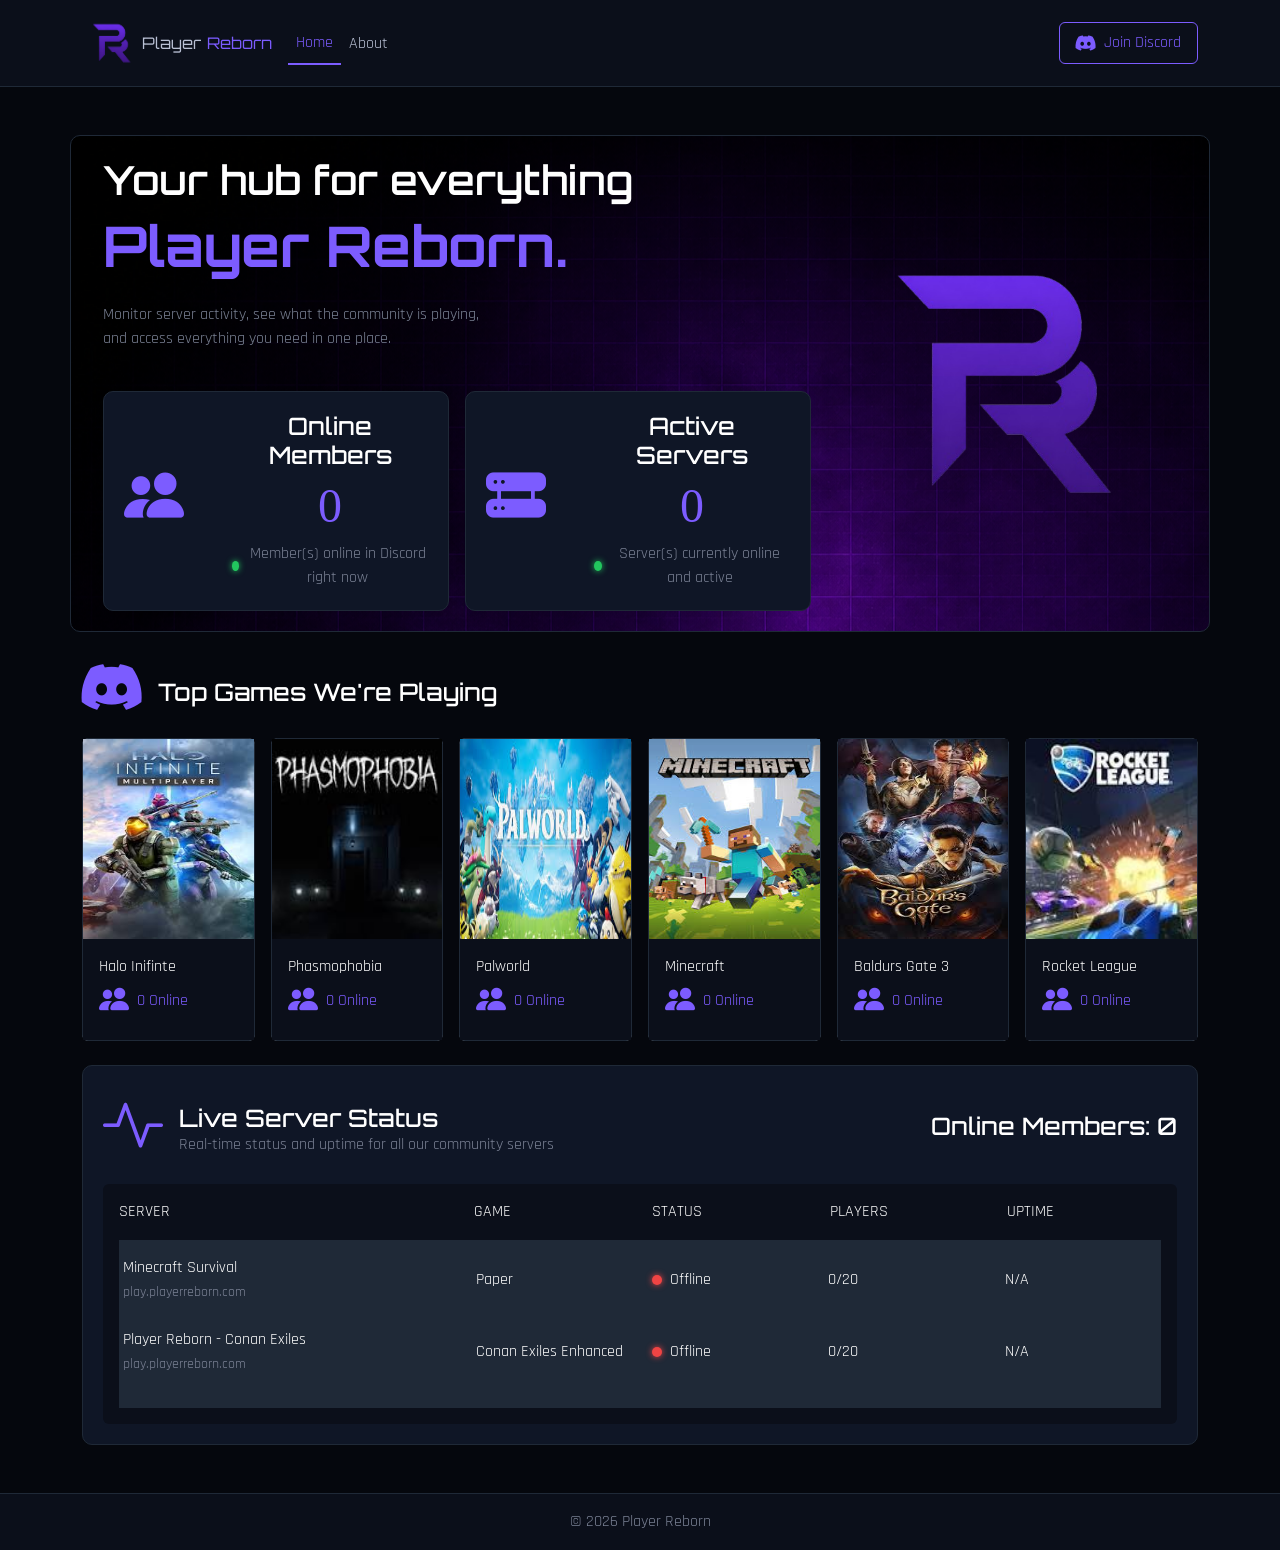
<file: index.html>
<!DOCTYPE html>
<html lang="en">

<head>
	<meta charset="utf-8">
	<title>Player Reborn</title>
	<meta name="viewport" content="width=device-width, initial-scale=1">

	<!-- Bootstrap -->
	<link href="https://cdn.jsdelivr.net/npm/bootstrap@5.3.8/dist/css/bootstrap.min.css" rel="stylesheet">
	<link rel="stylesheet" href="https://cdn.jsdelivr.net/npm/bootstrap-icons@1.11.3/font/bootstrap-icons.css">

	<!-- CSS -->
	<link rel="stylesheet" href="css/styles.css">

	<!-- Favicon -->
	<link rel="icon" type="image/png" href="assets/images/player-reborn/logo.png">
	

	<!-- Fonts -->
	<link
		href="https://fonts.googleapis.com/css2?family=Orbitron:wght@400..900&family=Rajdhani:wght@300;400;500;600;700&display=swap"
		rel="stylesheet">
</head>

<body>

	<!-- NAVBAR -->
	<nav class="navbar navbar-expand-lg">

		<div class="container">

			<a class="navbar-brand d-flex align-items-center" href="index.html">
				<img src="assets/images/player-reborn/logo.png" height="60">
				<span class="brand-text">
					Player<span class="highlight">Reborn</span>
				</span>
			</a>

			<button class="navbar-toggler" type="button" data-bs-toggle="collapse" data-bs-target="#nav"
				aria-controls="nav" aria-expanded="false">
				<span class="navbar-toggler-icon"></span>
			</button>

			<div class="collapse navbar-collapse" id="nav">
				<ul class="navbar-nav me-auto">
					<li class="nav-item"><a href="index.html" class="nav-link active">Home</a></li>
					<li class="nav-item"><a href="about.html" class="nav-link">About</a></li>
				</ul>

				<a href="https://discord.gg/playerreborn" target="_blank" class="btn join-btn">
					<i class="bi bi-discord icon-discord me-2"></i>
					Join Discord
				</a>
			</div>

		</div>
	</nav>

	<!-- HERO -->
	<section class="container mt-5">

		<div class="card-box hero-background row align-items-center">

			<div class="d-flex flex-column col-lg-8">

				<div class="col-lg-9">
					<h1 class="hero-title">Your hub for everything</h1>
					<h1 class="hero-brand highlight mb-4">Player Reborn.</h1>

					<p class="muted hero-text">
						Monitor server activity, see what the community is playing, and access
						everything you need in one place.
					</p>
				</div>

				<div class="row g-3 mt-2">

					<!-- Online Members -->
					<div class="col-md-6">
						<div class="card-box d-flex justify-content-center align-items-center h-100">

							<i class="bi bi-people-fill icon-large me-5"></i>

							<div class="d-flex flex-column text-center">
								<h4 class="m-0">Online Members</h4>

								<span class="highlight" id="online-count">6</span>

								<div class="d-flex align-items-center justify-content-center">
									<span class="status-dot status-online"></span>

									<p class="muted m-0 ms-2">
										Member(s) online in Discord right now
									</p>
								</div>
							</div>

						</div>
					</div>

					<!-- Online Servers -->
					<div class="col-md-6">
						<div class="card-box d-flex justify-content-center align-items-center h-100">

							<i class="bi bi-hdd-rack-fill icon-large me-5"></i>

							<div class="d-flex flex-column text-center">
								<h4 class="m-0">Active Servers</h4>

								<span class="highlight" id="server-count"></span>

								<div class="d-flex align-items-center justify-content-center">
									<span class="status-dot status-online"></span>

									<p class="muted m-0 ms-2">
										Server(s) currently online and active
									</p>
								</div>
							</div>

						</div>
					</div>

				</div>

			</div>

			<!-- Hero Logo -->
			<div class="col-lg-4 text-center mt-4 mt-lg-0 hero-logo">
				<img src="assets/images/player-reborn/logo.png" alt="Player Reborn Logo" class="img-fluid"
					style="max-height: 400px;">
			</div>

		</div>
	</section>

	<!-- GRID -->
	<section class="container mb-5">

		<!-- GAMES WERE PLAYING -->
		<div class="d-flex align-items-center mt-3">
			<i class="bi bi-discord icon-discord-large me-3 highlight"></i>
			<h4 class="m-0">Top Games We're Playing</h4>
		</div>

		<!-- GAMES -->
		<div class="row g-3 mb-4" id="game-container">

		</div>

		<!-- SERVERS -->
		<div class="card-box">

			<!-- Header -->
			<div class="d-flex align-items-center mb-2">
				<i class="bi bi-activity icon-large me-3"></i>
				<div>
					<h4 class="m-0">Live Server Status</h4>
					<p class="muted m-0">
						Real-time status and uptime for all our community servers
					</p>
				</div>
				<h4 class="ms-auto">Online Members: <span class="online-server-count"></span></h4>
			</div>

			<!-- Table Container -->
			<div class="p-3 rounded dark">

				<!-- Column Labels -->
				<div class="row mb-3 server-tags">
					<div class="col-md-4 col-12">SERVER</div>
					<div class="col-md-2 col-3">GAME</div>
					<div class="col-md-2 col-3">STATUS</div>
					<div class="col-md-2 col-3">PLAYERS</div>
					<div class="col-md-2 col-3">UPTIME</div>
				</div>

				<!-- Server List -->
				<div class="midnight-slate px-1 py-2 server-list" id="server-container">

				</div>

			</div>

		</div>
	</section>

	<!-- Footer -->
	<footer class="text-center py-3">
		© 2026 Player Reborn
	</footer>

	<script src="https://cdn.jsdelivr.net/npm/bootstrap@5.3.8/dist/js/bootstrap.bundle.min.js"></script>
	<script src="script.js"></script>

</body>

</html>
</file>
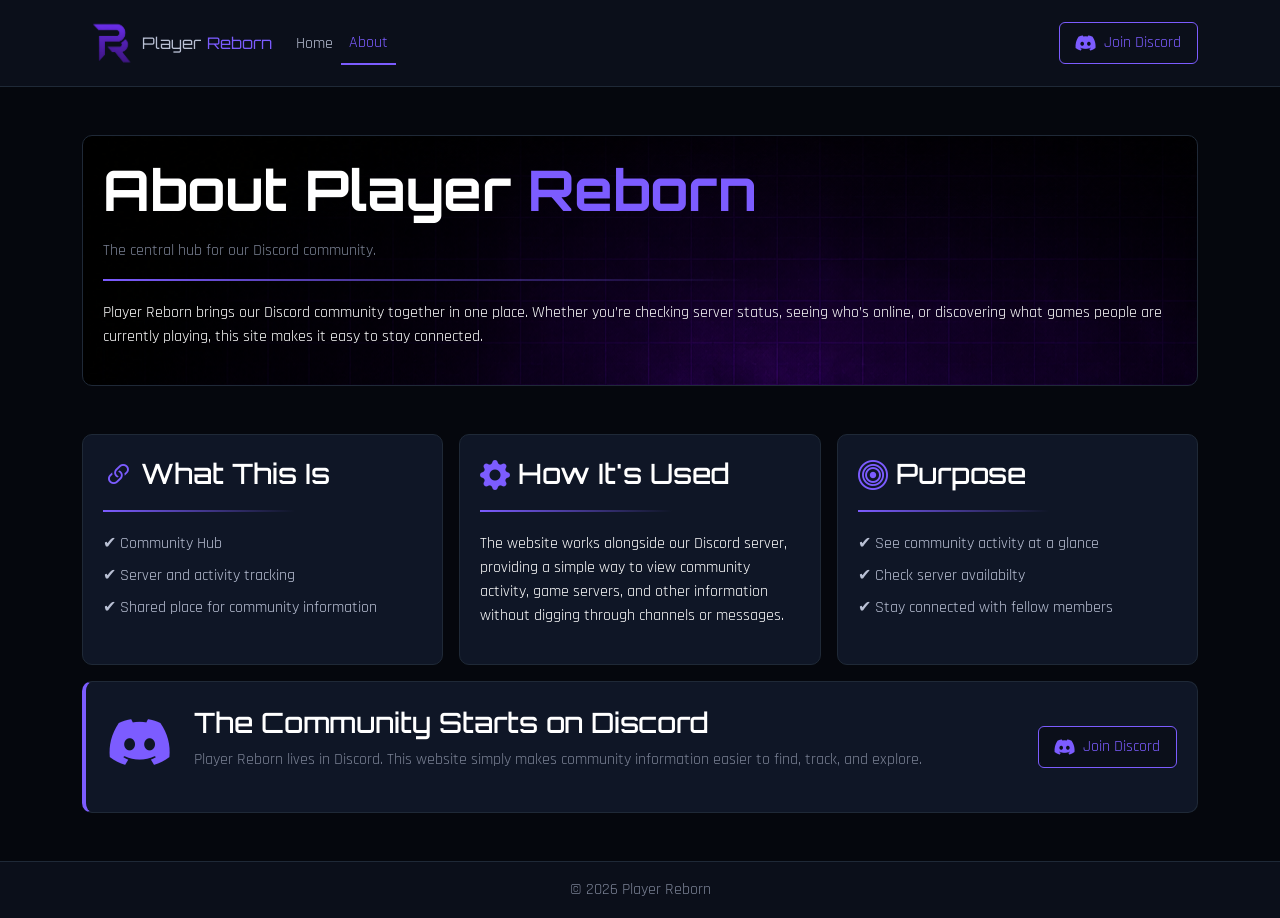
<file: about.html>
<!DOCTYPE html>
<html lang="en">

<head>
    <meta charset="utf-8">
    <title>Player Reborn – About</title>
    <meta name="viewport" content="width=device-width, initial-scale=1">

    <!-- Bootstrap -->
    <link href="https://cdn.jsdelivr.net/npm/bootstrap@5.3.8/dist/css/bootstrap.min.css" rel="stylesheet">
    <link rel="stylesheet" href="https://cdn.jsdelivr.net/npm/bootstrap-icons@1.11.3/font/bootstrap-icons.css">

    <!-- CSS -->
    <link rel="stylesheet" href="css/styles.css">

    <!-- Favicon -->
	<link rel="icon" type="image/png" href="assets/images/player-reborn/logo.png">

    <!-- Fonts -->
    <link
        href="https://fonts.googleapis.com/css2?family=Orbitron:wght@400..900&family=Rajdhani:wght@300;400;500;600;700&display=swap"
        rel="stylesheet">
</head>

<body>

    <!-- NAVBAR -->
    <nav class="navbar navbar-expand-lg ">
        <div class="container">

            <a class="navbar-brand d-flex align-items-center" href="index.html">
                <img src="assets/images/player-reborn/logo.png" height="60">

                <span class="brand-text">
                    Player<span class="highlight">Reborn</span>
                </span>
            </a>

            <button class="navbar-toggler" type="button" data-bs-toggle="collapse" data-bs-target="#nav"
                aria-controls="nav" aria-expanded="false">

                <span class="navbar-toggler-icon"></span>
            </button>

            <div class="collapse navbar-collapse" id="nav">

                <ul class="navbar-nav me-auto">
                    <li class="nav-item">
                        <a href="index.html" class="nav-link">Home</a>
                    </li>

                    <li class="nav-item">
                        <a href="about.html" class="nav-link active">About</a>
                    </li>
                </ul>

                <a href="https://discord.gg/playerreborn" target="_blank" class="btn join-btn">

                    <i class="bi bi-discord icon-discord me-2"></i>
                    Join Discord
                </a>

            </div>
        </div>
    </nav>

    <!-- INTRO -->
    <section class="container py-5">

        <div class="card-box hero-background">

            <h1 class="display-4 fw-bold">
                About Player <span class="highlight">Reborn</span>
            </h1>
            <p class="muted mt-3">
                The central hub for our Discord community.
            </p>
            <div class="divider"></div>
            <p>
                Player Reborn brings our Discord community together in one place. Whether you’re checking server status,
                seeing who’s online, or discovering what games people are currently playing, this site makes it easy to
                stay connected.
            </p>

        </div>
    </section>

    <!-- GRID -->
    <section class="container mb-5">

        <div class="row g-3">

            <!-- What This Is -->
            <div class="col-md-4">
                <div class="card-box h-100">
                    <div class="d-flex align-items-center mb-2">
                        <i class="bi bi-link-45deg icon me-2"></i>
                        <h3>What This Is</h3>
                    </div>
                    <div class="divider"></div>
                    <ul>
                        <li>✔ Community Hub</li>
                        <li>✔ Server and activity tracking</li>
                        <li>✔ Shared place for community information</li>
                    </ul>
                </div>
            </div>

            <!-- How It's Used -->
            <div class="col-md-4">
                <div class="card-box h-100">
                    <div class="d-flex align-items-center mb-2">
                        <i class="bi bi-gear-fill icon me-2"></i>
                        <h3>How It's Used</h3>
                    </div>
                    <div class="divider"></div>
                    <p>
                        The website works alongside our Discord server, providing a simple way to view community
                        activity, game servers, and other information without digging through channels or messages.
                    </p>
                </div>
            </div>

            <!-- Purpose -->
            <div class="col-md-4">
                <div class="card-box h-100">
                    <div class="d-flex align-items-center mb-2">
                        <i class="bi bi-bullseye icon me-2"></i>
                        <h3>Purpose</h3>
                    </div>
                    <div class="divider"></div>
                    <ul>
                        <li>✔ See community activity at a glance</li>
                        <li>✔ Check server availabilty</li>
                        <li>✔ Stay connected with fellow members</li>
                    </ul>
                </div>
            </div>

            <!-- Call To Action -->
            <div class="col-12">
                <div class="d-flex justify-content-between align-items-center card-box card-highlight">
                    <div class="d-flex align-items-center">
                        <i class="bi bi-discord icon-discord-large me-4 ms-1"></i>
                        <div>
                            <h3>The Community Starts on Discord</h3>
                            <p class="muted">
                                Player Reborn lives in Discord. This website simply makes community information easier
                                to find, track, and explore.
                            </p>
                        </div>
                    </div>
                    <a class="btn join-btn" href="https://discord.gg/playerreborn" target="_blank">
                        <i class="bi bi-discord icon-discord me-2"></i>
                        Join Discord
                    </a>
                </div>
            </div>

        </div>
    </section>

    <!-- FOOTER -->
    <footer class="text-center py-3">
        © 2026 Player Reborn
    </footer>

    <!-- Bootstrap JS -->
    <script src="https://cdn.jsdelivr.net/npm/bootstrap@5.3.8/dist/js/bootstrap.bundle.min.js"></script>

</body>

</html>
</file>
<file: css/styles.css>
/* ================= ROOT ================= */
:root {
  --bg: #05070d;
  --bg-secondary: #0b0f1a;
  --card: #0f1626;
  --accent: #7c5cff;
  --accent-light: #9b7bff;
  --text: #ffffff;
  --text-muted: #7a8194;
  /* --border: rgba(255, 255, 255, 0.08); */
  --border: #1f2937;
}

/* ================= BACKGROUNDS ================== */
.dark {
  background-color: var(--bg-secondary);
}

.midnight-slate {
  background-color: #1f2937;
}

/* ================= GLOBAL RESET ================= */
html,
body {
  height: 100%;
}

body {
  margin: 0;
  background-color: var(--bg);
  color: var(--text);
  font-family: "Rajdhani", sans-serif;
}

/* Force ALL text to be readable */
h1,
h2,
h3,
h4,
h5,
h6,
p,
li,
span,
a {
  color: inherit;
}

h1,
h2,
h3,
h4,
h5,
h6 {
  color: var(--text);
  font-family: "Orbitron", sans-serif;
}

/* ================= NAVBAR ================= */

.brand-text {
  font-family: "Orbitron", sans-serif;
  font-size: 16px;
  line-height: 1;
  display: flex;
  align-items: center;
}

.brand-text .highlight {
  margin-left: 6px;
}

.brand-text:hover {
  /* color: var(--text); */
}

.navbar-brand {
  text-decoration: none;
}

.navbar-brand:hover {
  color: inherit; /* prevents weird hover on "Player" */
}

.navbar {
  background-color: var(--bg-secondary);
  border-bottom: 1px solid var(--border);
}

.navbar-brand,
.nav-link {
  color: #b9c0d4;
  transition: 0.2s ease;
}

.navbar .nav-link:hover {
  color: var(--accent-light);
}

.nav-link.active {
  color: var(--accent) !important;
  border-bottom: 2px solid var(--accent);
}

.nav-link.active:hover {
  color: var(--accent-light) !important;
}

.navbar-nav {
  align-items: center;
  margin-top: 1.1%;
}

/* Fix Bootstrap toggler icon (it disappears on dark bg otherwise) */
.navbar-toggler {
  border-color: rgba(255, 255, 255, 0.2);
}

.navbar-toggler-icon {
  filter: invert(1);
}

/* ================= ICONS ================== */
.icon {
  font-size: 30px;
  color: var(--accent);
}

.icon-large {
  font-size: 60px;
  color: var(--accent);
}

.icon-discord {
  font-size: 20px;
  color: inherit;
  display: flex;
  align-items: center;
}

.icon-discord-large {
  font-size: 60px;
  color: var(--accent);
}

.view-games {
  font-size: 20px;
}

/* ================= BUTTON ================= */
.join-btn {
  background-color: var(--bg-secondary);
  color: var(--accent);
  border: 1px var(--accent) solid;
  padding: 8px 16px;
  transition: 0.2s ease;
  max-width: auto;
  display: inline-flex;
}

.join-btn:hover {
  background-color: var(--accent);
  box-shadow: 0 0 10px rgba(124, 92, 255, 0.6);
  color: var(--text);
}

/* ================= CARD / BOX ================= */
.card-box {
  background-color: var(--card);
  border: 1px solid var(--border);
  border-radius: 10px;
  padding: 20px;
  transition: 0.2s ease;
}

.card-box:hover {
  border-color: var(--accent);
  transform: translateY(-4px);
}

.card-highlight {
  border-left: 4px solid var(--accent);
}

.card-body {
  background-color: var(--bg-secondary);
  color: var(--text);
}

.card {
  --bs-card-border-color: #1f2937;
}

.card:hover {
  border-color: var(--accent);
  transform: translateY(-4px);
}
/* ================= DIVIDER ================= */
.divider {
  height: 2px;
  width: 60%;
  background: linear-gradient(to right, var(--accent), transparent);
  margin: 10px 0 20px;
}

/* ================= TEXT ================= */
.muted {
  color: var(--text-muted);
}

.highlight {
  color: var(--accent);
}

#online-count {
  color: var(--accent);
  font-family: "Inter";
  font-size: 3rem;
}

#server-count {
  color: var(--accent);
  font-family: "Inter";
  font-size: 3rem;
}
/* ================ HERO ================== */

.hero-background {
  background-image: url("../assets/images/player-reborn/background.png");
}

.hero-title {
  font-size: 2.5rem;
  font-weight: 600;
}

.hero-brand {
  font-size: 3.5rem;
  font-weight: 700;
}

.hero-text {
  max-width: 400px;
}

/* ================= LIST ================= */
ul {
  padding-left: 0;
  list-style: none;
}

li {
  margin-bottom: 8px;
  color: #b9c0d4;
}

/* ============ ONLINE/OFFLINE =========== */
.status-dot {
  height: 10px;
  width: 10px;
  border-radius: 50%;
}

.status-online {
  background-color: #22c55e;
  box-shadow: 0 0 6px #22c55e;
  animation: pulse 1.5s infinite;
}

.status-offline {
  background-color: #ef4444;
  box-shadow: 0 0 6px #ef4444;
}

/* ================= FOOTER ================= */
footer {
  background-color: var(--bg-secondary);
  color: var(--text-muted);
  border-top: 1px solid var(--border);
}

@media (max-width: 820px) {
  .join-btn {
    width: auto;
    display: inline-flex;
    margin-top: 10px;
    margin-bottom: 10px;
  }

  .navbar-collapse {
    align-items: center;
    text-align: center;
  }

  .status-dot {
    padding: 5px;
  }

  .server-tags {
    text-align: center;
  }

  .server-list {
    text-align: center;
  }

  .hero-logo {
    display: none;
  }
}

@keyframes pulse {
  0% {
    box-shadow: 0 0 0 0 rgba(34, 197, 94, 0.7);
  }

  70% {
    box-shadow: 0 0 0 6px rgba(34, 197, 94, 0);
  }

  100% {
    box-shadow: 0 0 0 0 rgba(34, 197, 94, 0);
  }
}
</file>
